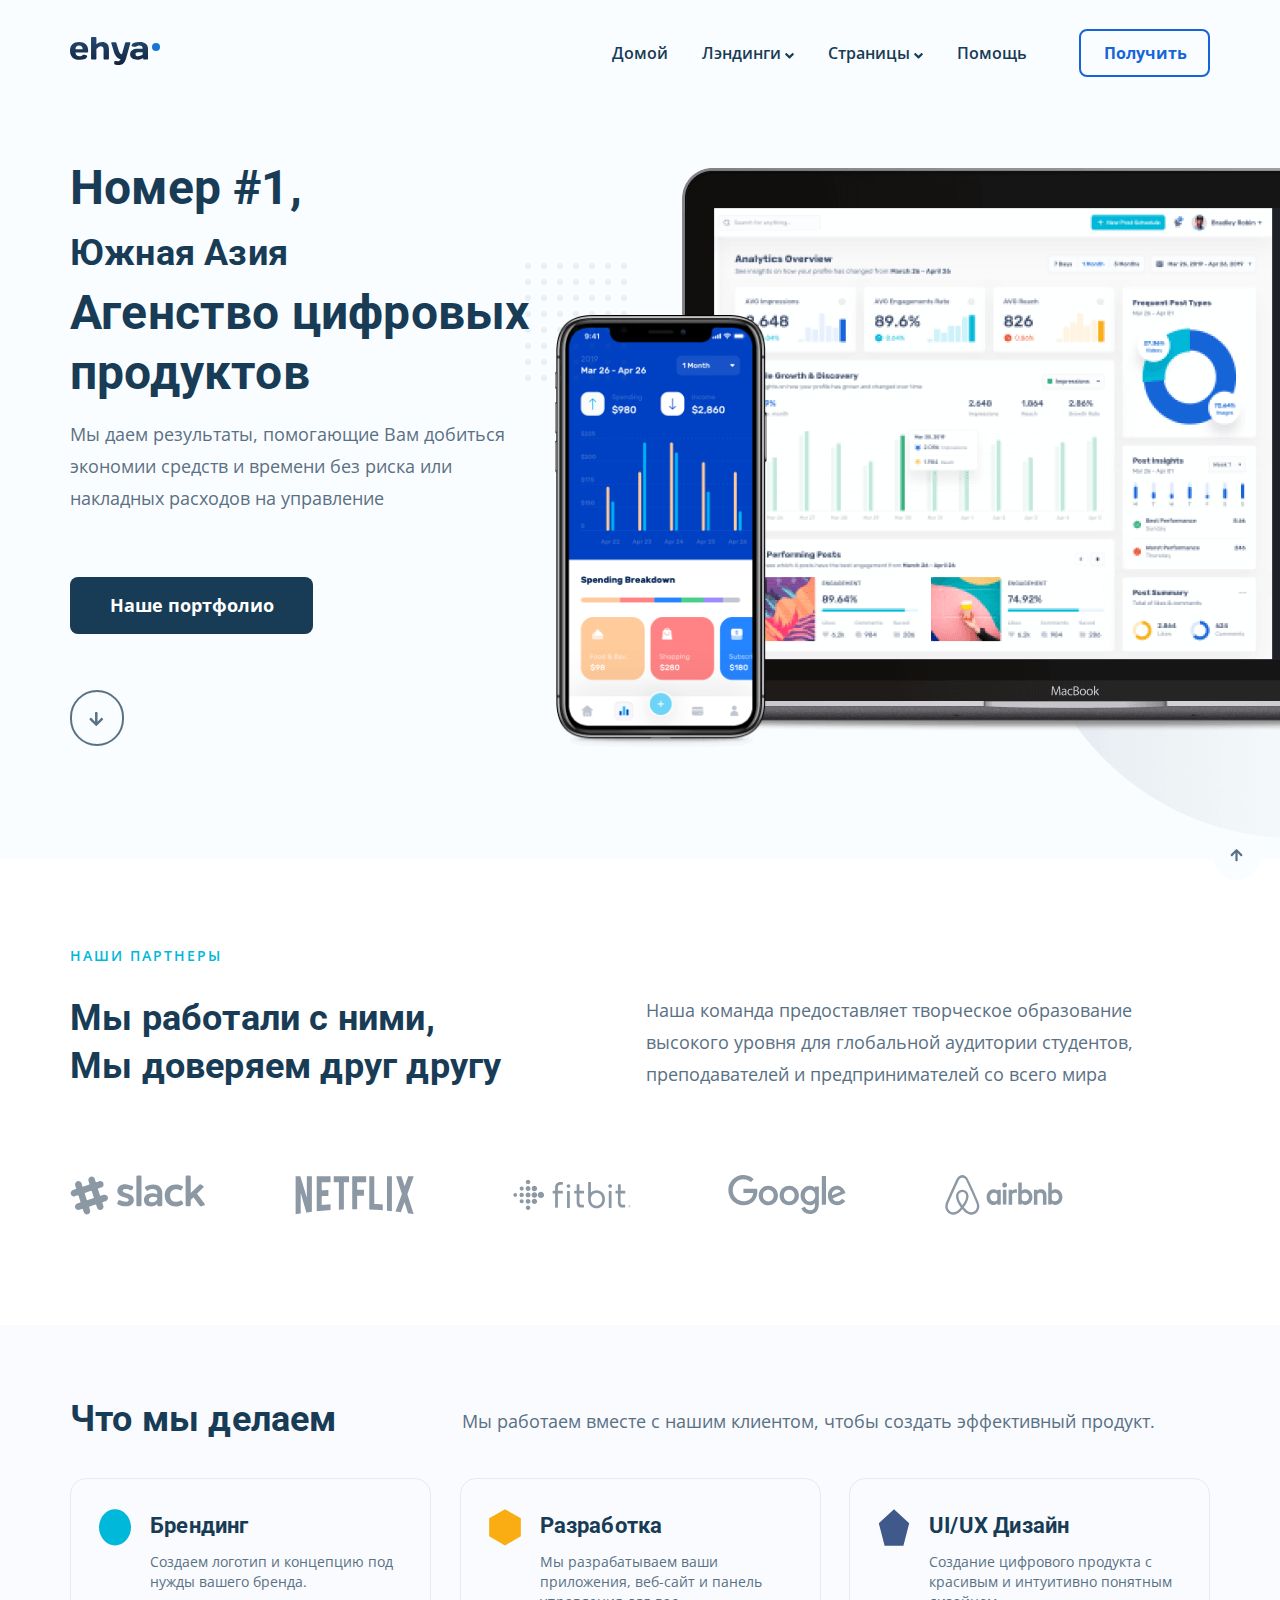
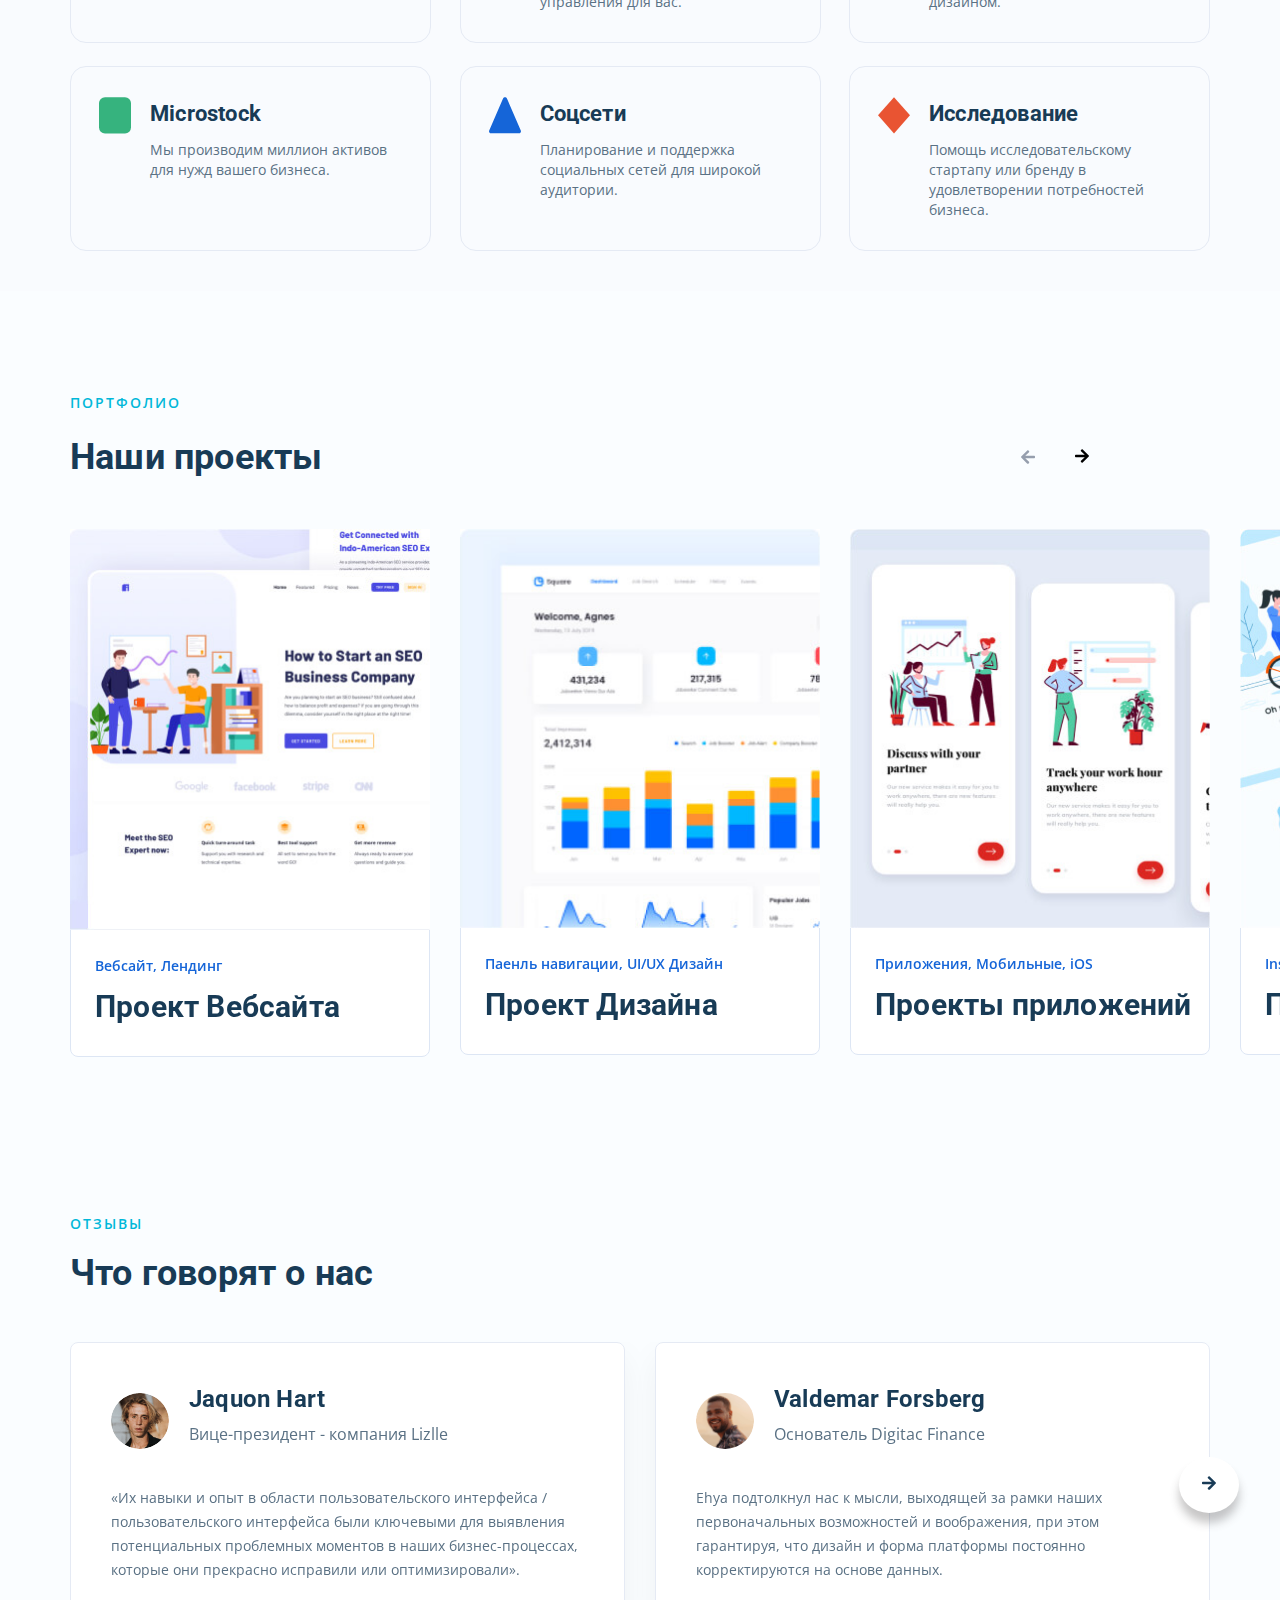
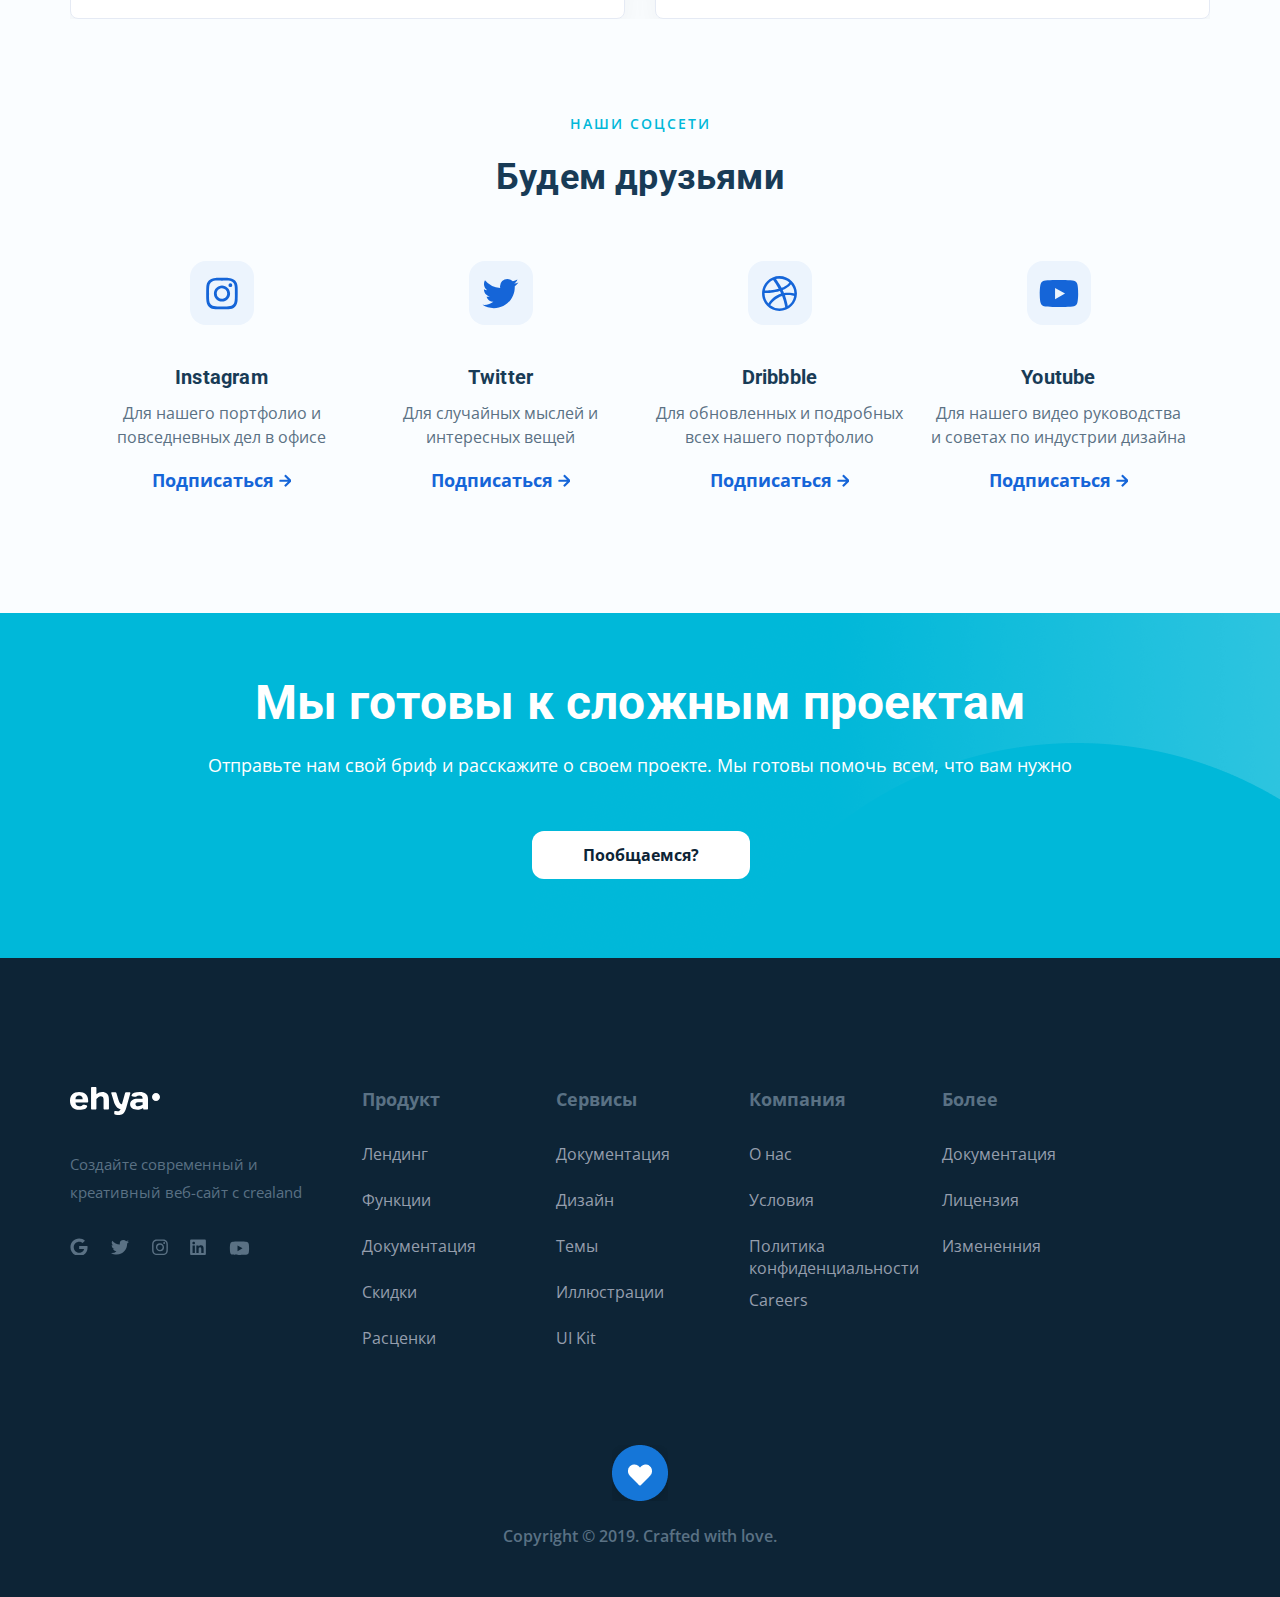
<file: index.html>
<!DOCTYPE html>
<html lang="ru">
  <head>
    <title>Ehya - Агенство цифровых проектов</title>
    <meta charset="UTF-8" />
    <meta http-equiv="X-UA-Compatible" content="IE=edge" />
    <meta name="viewport" content="width=device-width, initial-scale=1.0" />
    <link rel="shortcut icon" href="img/icon.svg" type="image/x-icon" />
    <link rel="stylesheet" href="css/style.css" />
    <link
      href="https://fonts.googleapis.com/css2?family=Roboto:wght@700&display=swap"
      rel="stylesheet"
    />
    <link
      href="https://fonts.googleapis.com/css2?family=Open+Sans:wght@400;600;700&family=Roboto:wght@700&display=swap"
      rel="stylesheet"
    />
    <link rel="stylesheet" href="css/swiper.css" />
    <!-- <link rel="stylesheet" href="css/aos.css" />-->
    <!-- <link rel="stylesheet" href="css/swiper.css" /> -->
  </head>
  <body class="modal-close">
    <header class="header-mobile">
      <div class="container">
        <div class="header">
          <nav class="header-logo">
            <a href="index.html">
              <img
                src="img/Logo.svg"
                alt="Logo: Ehya"
                class="header-logo__image"
            /></a>
          </nav>
          <div class="header-menu">
            <ul class="header-menu-list">
              <li class="header-menu__item">
                <a href="#" class="header-menu__link">Домой</a>
              </li>
              <li class="header-menu__item">
                <button
                  type="button"
                  onclick="myFunction()"
                  class="header-menu__link dropbtn"
                >
                  Лэндинги
                  <img
                    class="arrow-down-1 dropbtn"
                    src="img/angle-down.svg"
                    alt="Icon: Angle-Down"
                  />
                </button>
                <div id="myDropdown" class="dropdown-content">
                  <a href="#">Shortlist</a>
                  <a href="#">Longread</a>
                  <a href="#">Мультилендинг</a>
                  <a href="#">Квиз</a>
                </div>
              </li>
              <li class="header-menu__item">
                <button
                  type="button"
                  onclick="myFunc()"
                  class="header-menu__link drop"
                >
                  Страницы
                  <img
                    class="arrow-down-2 drop"
                    src="img/angle-down.svg"
                    alt="Icon: Angle-Down"
                  />
                </button>
                <div id="Drop" class="content">
                  <a href="#employment">Что мы делаем?</a>
                  <a href="#projects">Проекты</a>
                  <a href="#reviews">Отзывы</a>
                </div>
              </li>
              <li class="header-menu__item">
                <a href="#" class="header-menu__link">Помощь</a>
              </li>
            </ul>
            <button type="button" data-toggle="modal" class="header__button">
              Получить
            </button>
          </div>
          <button data-toggle="mobile" type="button" class="header-menu-button">
            <span class="header-menu-button__line"></span>
            <span class="header-menu-button__line"></span>
            <span class="header-menu-button__line"></span>
          </button>
        </div>
      </div>
    </header>
    <section class="introduction">
      <div class="container">
        <div class="introduction-box">
          <div class="introduction-box-left">
            <h1 class="introduction-box__title">Номер #1,</h1>
            <span class="introduction-box__text-middle">Южная Азия</span>
            <span class="introduction-box__text-large"
              >Агенство цифровых <br />
              продуктов</span
            >
            <p class="introduction-box__text-little">
              Мы даем результаты, помогающие Вам добиться экономии средств и
              времени без риска или <br />
              накладных расходов на управление
            </p>

            <a href="#projects" class="introduction-box__button">
              Наше портфолио
            </a>

            <a href="#partners" class="introduction-box__link-left"
              ><img
                class="introduction-box__image"
                src="img/Button.svg"
                alt="Icon: scrole"
            /></a>
          </div>
          <div class="introduction-box-right">
            <img
              class="introduction-box-right__iphone"
              src="img/iphone.png"
              alt="Photo: iphone"
            />
            <img
              class="introduction-box-right__macbook"
              src="img/Macbook.png"
              alt="Photo: macbook"
            />
            <img
              class="introduction-box-right__oval"
              src="img/Oval-2.png"
              alt="Photo: oval"
            />
            <img
              class="introduction-box-right__pattern"
              src="img/Pattern.svg"
              alt="Photo: pattern"
            />
            <a href="#partners" class="introduction-box__link-right"
              ><img src="img/Button.svg" alt="Icon: scrole"
            /></a>
          </div>
        </div>
      </div>
    </section>
    <section class="partners" id="partners">
      <div class="container">
        <div class="partners-container">
          <div class="partners-container-top">
            <div class="partners-container-top__left">
              <span class="partners-container__text-small">Наши партнеры</span>
              <h2 class="partners-container__title">
                Мы работали с ними,<br />
                Мы доверяем друг другу
              </h2>
            </div>
            <div class="partners-container-top__right">
              <p class="partners-container__text">
                Наша команда предоставляет творческое образование высокого
                уровня для глобальной аудитории студентов, преподавателей и
                предпринимателей со всего мира
              </p>
            </div>
          </div>
          <div class="partners-container-buttom">
            <img
              src="img/slack.svg"
              alt="Icon: Slack"
              class="partners-container-buttom__image-first"
            />
            <img
              src="img/netflix.svg"
              alt="Icon: Netflix"
              class="partners-container-buttom__image-second"
            />
            <img
              src="img/fitbit.svg"
              alt="Icon: Fitbit"
              class="partners-container-buttom__image-third"
            />
            <img
              src="img/google.svg"
              alt="Icon: Google"
              class="partners-container-buttom__image partners-container-buttom__image-mod"
            />
            <img
              src="img/airbnb.svg"
              alt="Icon: Airbnb"
              class="partners-container-buttom__image partners-container-buttom__image-last"
            />
          </div>
        </div>
      </div>
    </section>
    <section class="employment" id="employment">
      <div class="container">
        <div class="employment-container">
          <div class="employment-top">
            <h2 class="employment__title">Что мы делаем</h2>
            <span class="employment__text"
              >Мы работаем вместе с нашим клиентом, чтобы создать эффективный
              продукт.</span
            >
          </div>
          <div class="employment-buttom">
            <div class="employment-block">
              <img
                class="employment__image"
                src="img/Oval.svg"
                alt="Icon: Oval"
              />
              <div class="employment-block-info">
                <h3 class="employment-block__title">Брендинг</h3>
                <span class="employment-block__text"
                  >Создаем логотип и концепцию под нужды вашего бренда.</span
                >
              </div>
            </div>
            <div class="employment-block">
              <img
                class="employment__image"
                src="img/Polygon.svg"
                alt="Icon: Poligon"
              />
              <div class="employment-block-info">
                <h3 class="employment-block__title">Разработка</h3>
                <span class="employment-block__text"
                  >Мы разрабатываем ваши приложения, веб-сайт и панель
                  управления для вас.</span
                >
              </div>
            </div>
            <div class="employment-block">
              <img
                class="employment__image"
                src="img/Polygon-1.svg"
                alt="Icon: Poligon"
              />
              <div class="employment-block-info">
                <h3 class="employment-block__title">UI/UX Дизайн</h3>
                <span class="employment-block__text"
                  >Создание цифрового продукта с красивым и интуитивно понятным
                  дизайном.</span
                >
              </div>
            </div>
            <div class="employment-block">
              <img
                class="employment__image"
                src="img/Rectangle.svg"
                alt="Icon: Rectangle"
              />
              <div class="employment-block-info">
                <h3 class="employment-block__title">Microstock</h3>
                <span class="employment-block__text"
                  >Мы производим миллион активов для нужд вашего бизнеса.</span
                >
              </div>
            </div>
            <div class="employment-block">
              <img
                class="employment__image"
                src="img/Triangle.svg"
                alt="Icon: Triangle"
              />
              <div class="employment-block-info">
                <h3 class="employment-block__title">Соцсети</h3>
                <span class="employment-block__text"
                  >Планирование и поддержка социальных сетей для широкой
                  аудитории.</span
                >
              </div>
            </div>
            <div class="employment-block">
              <img
                class="employment__image"
                src="img/Polygon-2.svg"
                alt="Icon: Poligon"
              />
              <div class="employment-block-info">
                <h3 class="employment-block__title">Исследование</h3>
                <span class="employment-block__text"
                  >Помощь исследовательскому стартапу или бренду в
                  удовлетворении потребностей бизнеса.</span
                >
              </div>
            </div>
          </div>
        </div>
      </div>
    </section>
    <section class="projects" id="projects">
      <div class="container projects-container">
        <div class="projects-wrapper">
          <div class="projects-text">
            <span class="projects__text">портфолио</span>
            <h2 class="projects__title">Наши проекты</h2>
          </div>
          <button type="button" class="projects__button projects__button-prev">
            <svg
              width="15"
              height="14"
              viewBox="0 0 15 14"
              xmlns="http://www.w3.org/2000/svg"
            >
              <path
                d="M9.03125 12.9375C9.34375 12.625 9.3125 12.1562 9.03125 11.8438L5.25 8.25H14.25C14.6562 8.25 15 7.9375 15 7.5V6.5C15 6.09375 14.6562 5.75 14.25 5.75H5.25L9.03125 2.1875C9.3125 1.875 9.34375 1.40625 9.03125 1.09375L8.34375 0.40625C8.0625 0.125 7.5625 0.125 7.28125 0.40625L1.21875 6.5C0.90625 6.78125 0.90625 7.25 1.21875 7.53125L7.28125 13.625C7.5625 13.9062 8.03125 13.9062 8.34375 13.625L9.03125 12.9375Z"
              />
            </svg>
          </button>
          <button type="button" class="projects__button projects__button-next">
            <svg
              width="15"
              height="14"
              viewBox="0 0 15 14"
              xmlns="http://www.w3.org/2000/svg"
            >
              <path
                d="M9.03125 12.9375C9.34375 12.625 9.3125 12.1562 9.03125 11.8438L5.25 8.25H14.25C14.6562 8.25 15 7.9375 15 7.5V6.5C15 6.09375 14.6562 5.75 14.25 5.75H5.25L9.03125 2.1875C9.3125 1.875 9.34375 1.40625 9.03125 1.09375L8.34375 0.40625C8.0625 0.125 7.5625 0.125 7.28125 0.40625L1.21875 6.5C0.90625 6.78125 0.90625 7.25 1.21875 7.53125L7.28125 13.625C7.5625 13.9062 8.03125 13.9062 8.34375 13.625L9.03125 12.9375Z"
              />
            </svg>
          </button>
          <div class="projects-slider">
            <div class="swiper-container projects-swiper-container">
              <!-- Additional required wrapper -->
              <div class="swiper-wrapper responsive">
                <!-- Slides -->
                <div class="swiper-slide">
                  <img src="img/project-1.jpg" alt="Photo: Project" />
                  <div class="swiper-slide__text">
                    <span class="swiper-slide__text-small"
                      >Вебсайт, Лендинг</span
                    >
                    <h2 class="swiper-slide__title">Проект Вебсайта</h2>
                  </div>
                </div>
                <div class="swiper-slide">
                  <img src="img/project-2.jpg" alt="Photo: Project" />
                  <div class="swiper-slide__text">
                    <span class="swiper-slide__text-small"
                      >Паенль навигации, UI/UX Дизайн</span
                    >
                    <h2 class="swiper-slide__title">Проект Дизайна</h2>
                  </div>
                </div>
                <div class="swiper-slide">
                  <img src="img/project-3.jpg" alt="Photo: Project" />
                  <div class="swiper-slide__text">
                    <span class="swiper-slide__text-small"
                      >Приложения, Мобильные, iOS</span
                    >
                    <h2 class="swiper-slide__title">Проекты приложений</h2>
                  </div>
                </div>
                <div class="swiper-slide">
                  <img src="img/project-4.jpg" alt="Photo: Project" />
                  <div class="swiper-slide__text">
                    <span class="swiper-slide__text-small">Instagram</span>
                    <h2 class="swiper-slide__title">Проект Иллюстраций</h2>
                  </div>
                </div>
                <div class="swiper-slide">
                  <img src="img/project-2.jpg" alt="Photo: Project" />
                  <div class="swiper-slide__text">
                    <span class="swiper-slide__text-small"
                      >Паенль навигации, UI/UX Дизайн</span
                    >
                    <h2 class="swiper-slide__title">Проект Дизайна</h2>
                  </div>
                </div>
              </div>
            </div>
          </div>
        </div>

        <div class="swiper-wrapper-mobile">
          <div class="projects-text projects-text-mobile">
            <span class="projects__text">портфолио</span>
            <h2 class="projects__title">Наши проекты</h2>
          </div>
          <div class="swiper-slide">
            <img src="img/project-1.jpg" alt="Photo: Project" />
            <div class="swiper-slide__text">
              <span class="swiper-slide__text-small">Вебсайт, Лендинг</span>
              <h2 class="swiper-slide__title">Проект Вебсайта</h2>
            </div>
          </div>
          <div class="swiper-slide">
            <img src="img/project-2.jpg" alt="Photo: Project" />
            <div class="swiper-slide__text">
              <span class="swiper-slide__text-small"
                >Паенль навигации, UI/UX Дизайн</span
              >
              <h2 class="swiper-slide__title">Проект Дизайна</h2>
            </div>
          </div>
          <div class="swiper-slide">
            <img src="img/project-3.jpg" alt="Photo: Project" />
            <div class="swiper-slide__text">
              <span class="swiper-slide__text-small"
                >Приложения, Мобильные, iOS</span
              >
              <h2 class="swiper-slide__title">Проекты приложений</h2>
            </div>
          </div>
          <div class="swiper-slide">
            <img src="img/project-4.jpg" alt="Photo: Project" />
            <div class="swiper-slide__text">
              <span class="swiper-slide__text-small">Instagram</span>
              <h2 class="swiper-slide__title">Проект Иллюстраций</h2>
            </div>
          </div>
        </div>
      </div>
    </section>

    <section class="reviews" id="reviews">
      <div class="container">
        <div class="reviews-text">
          <span class="reviews__text"> Отзывы </span>
          <h2 class="reviews__title">Что говорят о нас</h2>
        </div>
        <div class="reviews-slider">
          <!-- Slider main container -->
          <div class="review-swiper">
            <!-- Additional required wrapper -->
            <div class="swiper-wrapper">
              <!-- Slides -->
              <div class="swiper-block swiper-slide">
                <div class="swiper-author-top">
                  <img
                    class="swiper-author-image"
                    src="img/author-1.png"
                    alt="Photo: Author"
                  />
                  <div class="swiper-author">
                    <h4 class="swiper-author__name">Jaquon Hart</h4>
                    <span class="swiper-author__title"
                      >Вице-президент - компания Lizlle</span
                    >
                  </div>
                </div>
                <p class="swiper-author-text">
                  «Их навыки и опыт в области пользовательского интерфейса /
                  пользовательского интерфейса были ключевыми для выявления
                  потенциальных проблемных моментов в наших бизнес-процессах,
                  которые они прекрасно исправили или оптимизировали».
                </p>
              </div>
              <div class="swiper-block swiper-slide">
                <div class="swiper-author-top">
                  <img
                    class="swiper-author-image"
                    src="img/author-2.png"
                    alt="Photo: Author"
                  />
                  <div class="swiper-author">
                    <h4 class="swiper-author__name">Valdemar Forsberg</h4>
                    <span class="swiper-author__title"
                      >Основатель Digitac Finance</span
                    >
                  </div>
                </div>
                <p class="swiper-author-text">
                  Ehya подтолкнул нас к мысли, выходящей за рамки наших
                  первоначальных возможностей и воображения, при этом
                  гарантируя, что дизайн и форма платформы постоянно
                  корректируются на основе данных.
                </p>
              </div>
              <div class="swiper-block swiper-slide">
                <div class="swiper-author-top">
                  <img
                    class="swiper-author-image"
                    src="img/author-6.jpg"
                    alt="Photo: Author"
                  />
                  <div class="swiper-author">
                    <h4 class="swiper-author__name">Jonse Macklayn</h4>
                    <span class="swiper-author__title"
                      >Основатель ArtisMedia</span
                    >
                  </div>
                </div>
                <p class="swiper-author-text">
                  Хочу еще раз поблагодарить команду Ehya которая сотрудничает с
                  нами уже не первый год. За это время мы полностью убедились в
                  качестве работы и готовы продолжать сотрудничать.Надеемся что
                  возможности Ehya, будут только увеличиваться.
                </p>
              </div>
              <div class="swiper-block swiper-slide">
                <div class="swiper-author-top">
                  <img
                    class="swiper-author-image"
                    src="img/author-5.jpg"
                    alt="Photo: Author"
                  />
                  <div class="swiper-author">
                    <h4 class="swiper-author__name">Leonel`i Mesi</h4>
                    <span class="swiper-author__title"
                      >Главный разработчик Digitac Finance</span
                    >
                  </div>
                </div>
                <p class="swiper-author-text">
                  Если хочете быстро устранить свою проблему обращайтесь в
                  Ehya.Ehya уже не раз помогала в любом проекте.Именно с такими
                  агенствами хочется работать т доверять свое времяю.Желаю не
                  збавлять темпы и оставаться в лидирующей позиции.
                </p>
              </div>
            </div>
            <button type="button" class="reviews-button-next">
              <img
                class="reviews-button-image"
                src="img/rev-arrov.svg"
                alt="Arrow"
              />
            </button>
          </div>
        </div>
        <button type="button" class="reviews-button-next-mobile">
          <img
            class="reviews-button-image"
            src="img/rev-arrov.svg"
            alt="Arrow"
          />
        </button>
      </div>
    </section>
    <section class="network">
      <div class="container">
        <span class="network__text"> Наши соцсети </span>
        <h2 class="network__title">Будем друзьями</h2>
        <div class="network-wrapper">
          <div class="network-wrapper-block">
            <img
              src="img/inst.svg"
              alt="Icon: Instagram"
              class="network-wrapper-block__image"
            />
            <h5 class="network-wrapper-block__title">Instagram</h5>
            <span class="network-wrapper-block__text"
              >Для нашего портфолио и повседневных дел в офисе</span
            >
            <a
              target="_blank"
              class="network-wrapper-block__href"
              href="https://www.instagram.com/"
              >Подписаться
              <img
                class="network-wrapper-block__href-arrow"
                src="img/net-arrow.svg"
                alt="Icon: Arrow"
            /></a>
          </div>
          <div class="network-wrapper-block">
            <img
              src="img/twitter.svg"
              alt="Icon: Instagram"
              class="network-wrapper-block__image"
            />
            <h5 class="network-wrapper-block__title">Twitter</h5>
            <span class="network-wrapper-block__text"
              >Для случайных мыслей и интересных вещей</span
            >
            <a
              target="_blank"
              class="network-wrapper-block__href"
              href="https://twitter.com/twitter"
              >Подписаться
              <img
                class="network-wrapper-block__href-arrow"
                src="img/net-arrow.svg"
                alt="Icon: Arrow"
            /></a>
          </div>
          <div class="network-wrapper-block">
            <img
              src="img/Dribbble.svg"
              alt="Icon: Instagram"
              class="network-wrapper-block__image"
            />
            <h5 class="network-wrapper-block__title">Dribbble</h5>
            <span class="network-wrapper-block__text"
              >Для обновленных и подробных всех нашего портфолио</span
            >
            <a
              target="_blank"
              class="network-wrapper-block__href"
              href="https://dribbble.com/"
              >Подписаться
              <img
                class="network-wrapper-block__href-arrow"
                src="img/net-arrow.svg"
                alt="Icon: Arrow"
            /></a>
          </div>
          <div class="network-wrapper-block">
            <img
              src="img/Youtube.svg"
              alt="Icon: Instagram"
              class="network-wrapper-block__image"
            />
            <h5 class="network-wrapper-block__title">Youtube</h5>
            <span class="network-wrapper-block__text"
              >Для нашего видео руководства и советах по индустрии дизайна</span
            >
            <a
              target="_blank"
              class="network-wrapper-block__href"
              href="https://www.youtube.com/"
              >Подписаться
              <img
                class="network-wrapper-block__href-arrow"
                src="img/net-arrow.svg"
                alt="Icon: Arrow"
            /></a>
          </div>
        </div>
      </div>
    </section>
    <section class="feedback">
      <div class="container">
        <div class="feedback-block">
          <h1 class="feedback__title">Мы готовы к сложным проектам</h1>
          <span class="feedback__text"
            >Отправьте нам свой бриф и расскажите о своем проекте. Мы готовы
            помочь всем, что вам нужно</span
          >

          <button data-toggle="modal" class="feedback__button" type="button">
            Пообщаемся?
          </button>
          <img class="feedback__image" src="img/Oval.png" alt="" />
        </div>
      </div>
    </section>
    <footer class="footer">
      <div class="container">
        <div class="footer-top">
          <div class="footer-top__main">
            <a href="#">
              <img
                src="img/footer-logo.svg"
                alt="Logo"
                class="footer-top__main__logo"
              />
            </a>
            <span class="footer-top__main__text"
              >Создайте современный и креативный веб-сайт с crealand</span
            >
            <div class="footer-top__main-block">
              <a href="https://www.google.com/" target="_blank"
                ><img
                  src="img/footer-google.svg"
                  alt="Google"
                  class="footer-top__main-block__image"
              /></a>
              <a href="https://twitter.com/twitter" target="_blank"
                ><img
                  src="img/footer-twitter.svg"
                  alt="Twitter"
                  class="footer-top__main-block__image"
              /></a>
              <a href="https://www.instagram.com/" target="_blank"
                ><img
                  src="img/footer-instagram.svg"
                  alt="Instagram"
                  class="footer-top__main-block__image"
              /></a>
              <a href="https://www.linkedin.com/" target="_blank"
                ><img
                  src="img/footr-linkedin.svg"
                  alt="Linkedin"
                  class="footer-top__main-block__image"
              /></a>
              <a href="https://www.youtube.com/" target="_blank"
                ><img
                  src="img/footer-youtube.svg"
                  alt="Youtube"
                  class="footer-top__main-block__image"
              /></a>
            </div>
          </div>
          <div class="footer-top__last-wrapper">
            <div class="footer-top__last">
              <h4 class="footer-top__last__title">Продукт</h4>
              <ul class="footer-top__last__list">
                <li class="footer-top__last__item">
                  <a
                    href="#"
                    class="footer-top__last__item-href"
                    target="_blank"
                  >
                    Лендинг</a
                  >
                </li>
                <li class="footer-top__last__item">
                  <a
                    href="#"
                    class="footer-top__last__item-href"
                    target="_blank"
                    >Функции</a
                  >
                </li>
                <li class="footer-top__last__item">
                  <a
                    href="#"
                    class="footer-top__last__item-href"
                    target="_blank"
                    >Документация</a
                  >
                </li>
                <li class="footer-top__last__item">
                  <a
                    href="#"
                    class="footer-top__last__item-href"
                    target="_blank"
                    >Скидки</a
                  >
                </li>
                <li class="footer-top__last__item">
                  <a
                    href="#"
                    class="footer-top__last__item-href"
                    target="_blank"
                    >Расценки</a
                  >
                </li>
              </ul>
            </div>
            <div class="footer-top__last footer-top__last-four">
              <h4 class="footer-top__last__title">Сервисы</h4>
              <ul class="footer-top__last__list">
                <li class="footer-top__last__item">
                  <a
                    href="#"
                    class="footer-top__last__item-href"
                    target="_blank"
                    >Документация</a
                  >
                </li>
                <li class="footer-top__last__item">
                  <a
                    href="#"
                    class="footer-top__last__item-href"
                    target="_blank"
                    >Дизайн</a
                  >
                </li>
                <li class="footer-top__last__item">
                  <a
                    href="#"
                    class="footer-top__last__item-href"
                    target="_blank"
                    >Темы</a
                  >
                </li>
                <li class="footer-top__last__item">
                  <a
                    href="#"
                    class="footer-top__last__item-href"
                    target="_blank"
                    >Иллюстрации</a
                  >
                </li>
                <li class="footer-top__last__item">
                  <a
                    href="#"
                    class="footer-top__last__item-href"
                    target="_blank"
                    >UI Kit</a
                  >
                </li>
              </ul>
            </div>
            <div class="footer-top__last footer-top__last-third">
              <h4 class="footer-top__last__title">Компания</h4>
              <ul class="footer-top__last__list">
                <li class="footer-top__last__item">
                  <a
                    href="#"
                    class="footer-top__last__item-href"
                    target="_blank"
                    >О нас</a
                  >
                </li>
                <li class="footer-top__last__item">
                  <a
                    href="#"
                    class="footer-top__last__item-href"
                    target="_blank"
                    >Условия</a
                  >
                </li>
                <li
                  class="footer-top__last__item footer-top__last__item-mod footer-top__last__item-mod-1"
                >
                  <a
                    href="#"
                    class="footer-top__last__item-href"
                    target="_blank"
                    >Политика <br />
                    конфиденциальности</a
                  >
                </li>
                <li
                  class="footer-top__last__item footer-top__last__item-mod footer-top__last__item-mod-2"
                >
                  <a
                    href="#"
                    class="footer-top__last__item-href"
                    target="_blank"
                    >Privacy Policy
                  </a>
                </li>
                <li class="footer-top__last__item">
                  <a
                    href="#"
                    class="footer-top__last__item-href"
                    target="_blank"
                    >Careers</a
                  >
                </li>
              </ul>
            </div>
            <div class="footer-top__last">
              <h4 class="footer-top__last__title">Более</h4>
              <ul class="footer-top__last__list">
                <li class="footer-top__last__item">
                  <a
                    href="#"
                    class="footer-top__last__item-href"
                    target="_blank"
                    >Документация</a
                  >
                </li>
                <li class="footer-top__last__item">
                  <a
                    href="#"
                    class="footer-top__last__item-href"
                    target="_blank"
                    >Лицензия</a
                  >
                </li>
                <li class="footer-top__last__item">
                  <a
                    href="#"
                    class="footer-top__last__item-href"
                    target="_blank"
                    >Измененния</a
                  >
                </li>
              </ul>
            </div>
          </div>
        </div>
        <div class="footer-buttom">
          <img src="img/Heart-1.png" alt="Heart" class="footer-buttom__image" />
          <span class="footer-buttom__text"
            >Copyright © 2019. Crafted with love.</span
          >
        </div>
      </div>
    </footer>

    <div class="modal">
      <div
        class="modal__overlay"
        id="modal1_id"
        role="dialog"
        aria-hidden="true"
        data-backdrop="static"
        data-keyboard="false"
        tabindex="-1"
      ></div>
      <div
        class="modal__dialog"
        id="modal_id"
        role="dialog"
        aria-hidden="true"
        data-backdrop="static"
        data-keyboard="false"
        tabindex="-1"
      >
        <a href="#" class="modal__close">
          <img src="img/close.svg" alt="Close" />
        </a>
        <h3 class="modal__title modal__title--mb-3">Свяжитесь с нами</h3>
        <form action="send.php" method="POST" class="modal__form form">
          <input
            type="text"
            class="input modal__input"
            placeholder="Ваше полное имя*"
            name="name"
            required
            minlength="2"
          />
          <input
            type="tel"
            class="input modal__input phone"
            id="phone"
            placeholder="Номер телефона*"
            name="phone"
            required
            data-mask="+7 (000) 000-00-00"
          />
          <input
            type="email"
            class="input modal__input"
            placeholder="Ваш e-mail адрес*"
            name="email"
            required
          />
          <textarea
            class="message modal__message"
            placeholder="Сообщение*"
            required
            name="message"
          ></textarea>
          <button class="button modal__button" type="submit">Отправить</button>
        </form>
      </div>
    </div>
    <a href="#" class="to-top">
      <img src="img/to-top-arrow.svg" class="to-toop" alt="Наверх" />
    </a>
    <script src="JS/jquery-3.6.0.min.js"></script>
    <script src="JS/jquery.mask.min.js"></script>
    <script src="JS/swiper.js"></script>
    <script src="JS/main.js"></script>
  </body>
</html>
</file>
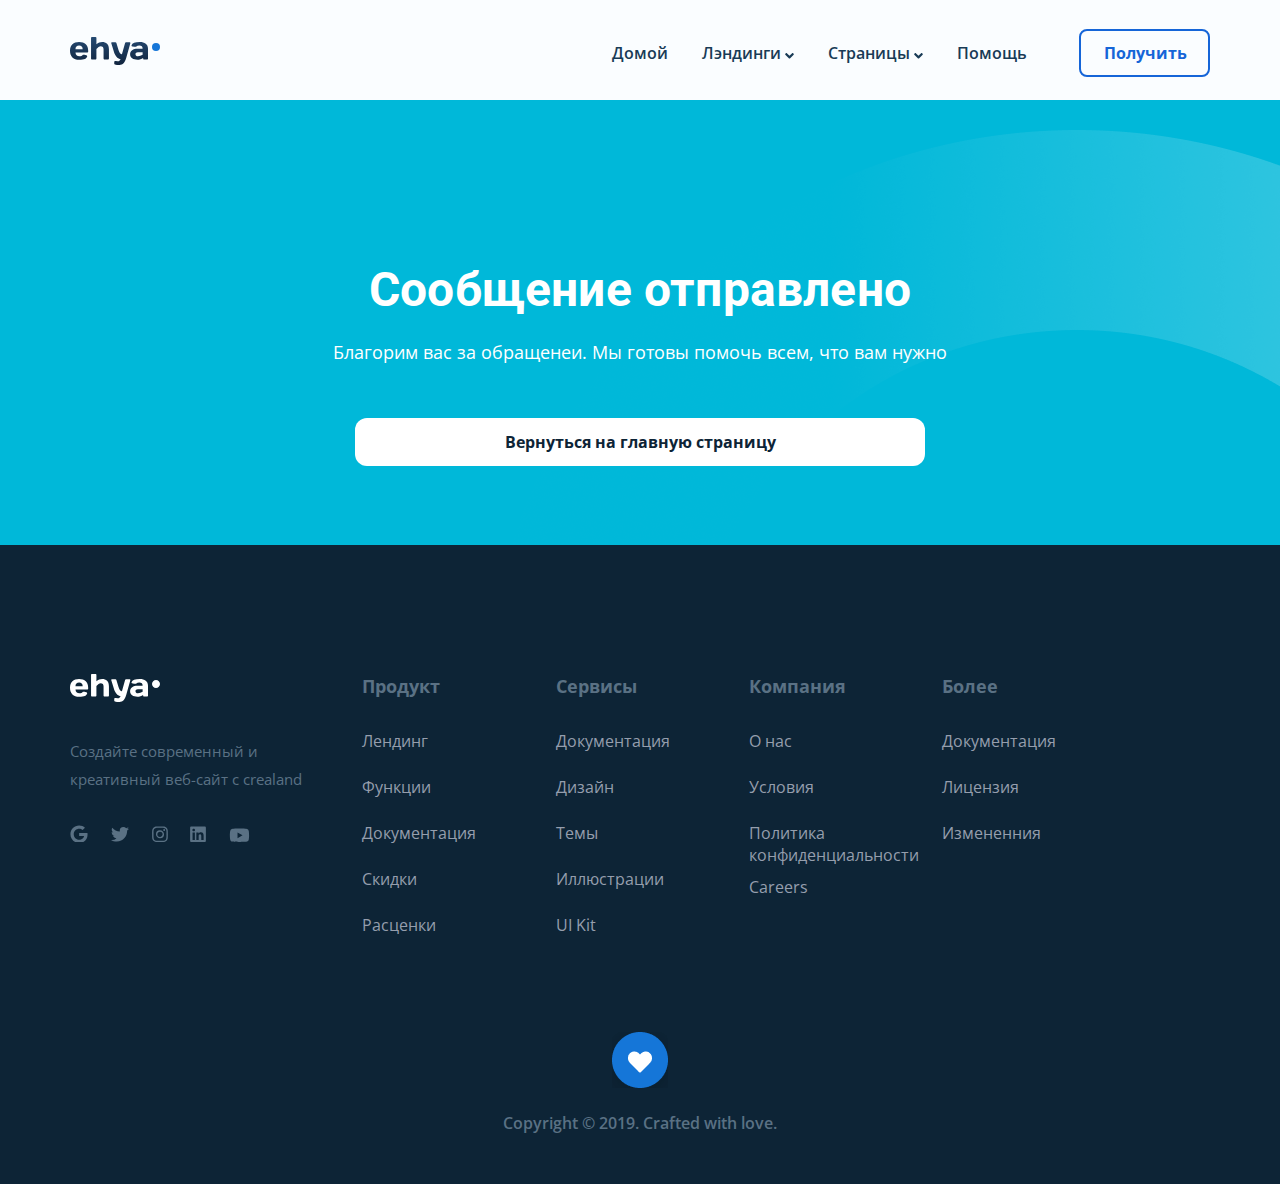
<file: thank.html>
<!DOCTYPE html>
<html lang="ru">
  <head>
    <title>Ehya - Агенство цифровых проектов</title>
    <meta charset="UTF-8" />
    <meta http-equiv="X-UA-Compatible" content="IE=edge" />
    <meta name="viewport" content="width=device-width, initial-scale=1.0" />
    <link rel="shortcut icon" href="img/icon.svg" type="image/x-icon" />
    <link rel="stylesheet" href="css/style.css" />
    <link
      href="https://fonts.googleapis.com/css2?family=Roboto:wght@700&display=swap"
      rel="stylesheet"
    />
    <link
      href="https://fonts.googleapis.com/css2?family=Open+Sans:wght@400;600;700&family=Roboto:wght@700&display=swap"
      rel="stylesheet"
    />
    <link rel="stylesheet" href="css/swiper.css" />
    <!-- <link rel="stylesheet" href="css/aos.css" />-->
    <!-- <link rel="stylesheet" href="css/swiper.css" /> -->
  </head>
  <body>
    <header class="header-mobile">
      <div class="container">
        <div class="header">
          <nav class="header-logo">
            <a href="index.html">
              <img
                src="img/Logo.svg"
                alt="Logo: Ehya"
                class="header-logo__image"
            /></a>
          </nav>
          <div class="header-menu">
            <ul class="header-menu-list">
              <li class="header-menu__item">
                <a href="#" class="header-menu__link">Домой</a>
              </li>
              <li class="header-menu__item">
                <button
                  onclick="myFunction()"
                  class="header-menu__link dropbtn"
                >
                  Лэндинги
                  <img src="img/angle-down.svg" alt="Icon: Angle-Down" />
                </button>
                <div id="myDropdown" class="dropdown-content">
                  <a href="#">Shortlist</a>
                  <a href="#">Longread</a>
                  <a href="#">Мультилендинг</a>
                  <a href="#">Квиз</a>
                </div>
              </li>
              <li class="header-menu__item">
                <button onclick="myFunc()" class="header-menu__link drop">
                  Страницы
                  <img src="img/angle-down.svg" alt="Icon: Angle-Down" />
                </button>
                <div id="Drop" class="content">
                  <a href="#">Личный сайт</a>
                  <a href="#">Интернет магазин</a>
                  <a href="#">Форумы</a>
                </div>
              </li>
              <li class="header-menu__item">
                <a href="#" class="header-menu__link">Помощь</a>
              </li>
            </ul>
            <button data-toggle="modal" class="header__button">Получить</button>
          </div>
          <button class="header-menu-button">
            <span class="header-menu-button__line"></span>
            <span class="header-menu-button__line"></span>
            <span class="header-menu-button__line"></span>
          </button>
        </div>
      </div>
    </header>
    <section class="feedback feedback-thank">
      <div class="container">
        <div class="feedback-block">
          <h1 class="feedback__title">Cообщение отправлено</h1>
          <span class="feedback__text"
            >Благорим вас за обращенеи. Мы готовы помочь всем, что вам
            нужно</span
          >
          <a href="index.html" class="feedback__button feedback__button-modal">
            Вернуться на главную страницу
          </a>
          <img class="feedback__image" src="img/Oval.png" alt="" />
        </div>
      </div>
    </section>
    <footer class="footer">
      <div class="container">
        <div class="footer-top">
          <div class="footer-top__main">
            <a href="#">
              <img
                src="img/footer-logo.svg"
                alt="Logo"
                class="footer-top__main__logo"
              />
            </a>
            <span class="footer-top__main__text"
              >Создайте современный и креативный веб-сайт с crealand</span
            >
            <div class="footer-top__main-block">
              <a href="https://www.google.com/" target="_blank"
                ><img
                  src="img/footer-google.svg"
                  alt="Google"
                  class="footer-top__main-block__image"
              /></a>
              <a href="https://twitter.com/twitter" target="_blank"
                ><img
                  src="img/footer-twitter.svg"
                  alt="Twitter"
                  class="footer-top__main-block__image"
              /></a>
              <a href="https://www.instagram.com/" target="_blank"
                ><img
                  src="img/footer-instagram.svg"
                  alt="Instagram"
                  class="footer-top__main-block__image"
              /></a>
              <a href="https://www.linkedin.com/" target="_blank"
                ><img
                  src="img/footr-linkedin.svg"
                  alt="Linkedin"
                  class="footer-top__main-block__image"
              /></a>
              <a href="https://www.youtube.com/" target="_blank"
                ><img
                  src="img/footer-youtube.svg"
                  alt="Youtube"
                  class="footer-top__main-block__image"
              /></a>
            </div>
          </div>
          <div class="footer-top__last-wrapper">
            <div class="footer-top__last">
              <h4 class="footer-top__last__title">Продукт</h4>
              <ul class="footer-top__last__list">
                <li class="footer-top__last__item">
                  <a
                    href="#"
                    class="footer-top__last__item-href"
                    target="_blank"
                  >
                    Лендинг</a
                  >
                </li>
                <li class="footer-top__last__item">
                  <a
                    href="#"
                    class="footer-top__last__item-href"
                    target="_blank"
                    >Функции</a
                  >
                </li>
                <li class="footer-top__last__item">
                  <a
                    href="#"
                    class="footer-top__last__item-href"
                    target="_blank"
                    >Документация</a
                  >
                </li>
                <li class="footer-top__last__item">
                  <a
                    href="#"
                    class="footer-top__last__item-href"
                    target="_blank"
                    >Скидки</a
                  >
                </li>
                <li class="footer-top__last__item">
                  <a
                    href="#"
                    class="footer-top__last__item-href"
                    target="_blank"
                    >Расценки</a
                  >
                </li>
              </ul>
            </div>
            <div class="footer-top__last footer-top__last-four">
              <h4 class="footer-top__last__title">Сервисы</h4>
              <ul class="footer-top__last__list">
                <li class="footer-top__last__item">
                  <a
                    href="#"
                    class="footer-top__last__item-href"
                    target="_blank"
                    >Документация</a
                  >
                </li>
                <li class="footer-top__last__item">
                  <a
                    href="#"
                    class="footer-top__last__item-href"
                    target="_blank"
                    >Дизайн</a
                  >
                </li>
                <li class="footer-top__last__item">
                  <a
                    href="#"
                    class="footer-top__last__item-href"
                    target="_blank"
                    >Темы</a
                  >
                </li>
                <li class="footer-top__last__item">
                  <a
                    href="#"
                    class="footer-top__last__item-href"
                    target="_blank"
                    >Иллюстрации</a
                  >
                </li>
                <li class="footer-top__last__item">
                  <a
                    href="#"
                    class="footer-top__last__item-href"
                    target="_blank"
                    >UI Kit</a
                  >
                </li>
              </ul>
            </div>
            <div class="footer-top__last footer-top__last-third">
              <h4 class="footer-top__last__title">Компания</h4>
              <ul class="footer-top__last__list">
                <li class="footer-top__last__item">
                  <a
                    href="#"
                    class="footer-top__last__item-href"
                    target="_blank"
                    >О нас</a
                  >
                </li>
                <li class="footer-top__last__item">
                  <a
                    href="#"
                    class="footer-top__last__item-href"
                    target="_blank"
                    >Условия</a
                  >
                </li>
                <li
                  class="footer-top__last__item footer-top__last__item-mod footer-top__last__item-mod-1"
                >
                  <a
                    href="#"
                    class="footer-top__last__item-href"
                    target="_blank"
                    >Политика <br />
                    конфиденциальности</a
                  >
                </li>
                <li
                  class="footer-top__last__item footer-top__last__item-mod footer-top__last__item-mod-2"
                >
                  <a
                    href="#"
                    class="footer-top__last__item-href"
                    target="_blank"
                    >Privacy Policy
                  </a>
                </li>
                <li class="footer-top__last__item">
                  <a
                    href="#"
                    class="footer-top__last__item-href"
                    target="_blank"
                    >Careers</a
                  >
                </li>
              </ul>
            </div>
            <div class="footer-top__last">
              <h4 class="footer-top__last__title">Более</h4>
              <ul class="footer-top__last__list">
                <li class="footer-top__last__item">
                  <a
                    href="#"
                    class="footer-top__last__item-href"
                    target="_blank"
                    >Документация</a
                  >
                </li>
                <li class="footer-top__last__item">
                  <a
                    href="#"
                    class="footer-top__last__item-href"
                    target="_blank"
                    >Лицензия</a
                  >
                </li>
                <li class="footer-top__last__item">
                  <a
                    href="#"
                    class="footer-top__last__item-href"
                    target="_blank"
                    >Измененния</a
                  >
                </li>
              </ul>
            </div>
          </div>
        </div>
        <div class="footer-buttom">
          <img src="img/Heart-1.png" alt="Heart" class="footer-buttom__image" />
          <span class="footer-buttom__text"
            >Copyright © 2019. Crafted with love.</span
          >
        </div>
      </div>
    </footer>

    <div class="modal">
      <div
        class="modal__overlay"
        id="modal1_id"
        role="dialog"
        aria-hidden="true"
        data-backdrop="static"
        data-keyboard="false"
        tabindex="-1"
      ></div>
      <div
        class="modal__dialog"
        id="modal_id"
        role="dialog"
        aria-hidden="true"
        data-backdrop="static"
        data-keyboard="false"
        tabindex="-1"
      >
        <a href="#" class="modal__close">
          <img src="img/close.svg" alt="Close" />
        </a>
        <h3 class="modal__title modal__title--mb-3">Свяжитесь с нами</h3>
        <form action="send.php" method="POST" class="modal__form form">
          <input
            type="text"
            class="input modal__input"
            placeholder="Ваше полное имя*"
            name="name"
            required
            minlength="2"
          />
          <input
            type="tel"
            class="input modal__input phone"
            placeholder="Номер телефона*"
            name="phone"
            required
          />
          <input
            type="email"
            class="input modal__input"
            placeholder="Ваш e-mail адрес*"
            name="email"
            required
          />
          <textarea
            class="message modal__message"
            placeholder="Сообщение"
            required
            name="message"
          ></textarea>
          <button class="button modal__button" type="submit">Отправить</button>
        </form>
      </div>
    </div>
    <script src="JS/jquery-3.6.0.min.js"></script>
    <script src="JS/jquery.mask.min.js"></script>
    <script src="JS/swiper.js"></script>
    <script src="JS/main.js"></script>
  </body>
</html>
</file>
<file: css/style.css>
*{-webkit-box-sizing:border-box !important;box-sizing:border-box !important}body{margin:0;background:#FAFDFF;font-family:'Open Sans',sans-serif}.container{max-width:1140px;margin:auto}img{max-width:100%}a:hover{color:#5f59af}.to-top{-webkit-transform:rotate(180deg);transform:rotate(180deg);position:relative;width:47px;height:47px;position:fixed;bottom:20px;right:20px;text-align:center;border-radius:55px;z-index:10;background-color:inherit;padding:18p}.to-toop{position:absolute;top:18px;left:17px;bottom:10px;border-radius:55px;background-color:inherit}.header{padding-bottom:20px;padding-top:26px;display:-webkit-box;display:-ms-flexbox;display:flex;-webkit-box-orient:horizontal;-webkit-box-direction:normal;-ms-flex-direction:row;flex-direction:row;-webkit-box-pack:justify;-ms-flex-pack:justify;justify-content:space-between}.header-mobile{background:#FAFDFF}.header__button{overflow:hidden;max-width:131px;text-overflow:clip;cursor:pointer;outline:none;border:2px solid #1565D8;background-color:#FAFDFF;color:#1565D8;padding:11px 23px;border-radius:8px;font-family:Open Sans;font-style:normal;font-weight:bold;font-size:16px;line-height:22px}.header__button:hover{background:#3582e63f}.header-logo{display:-webkit-box;display:-ms-flexbox;display:flex;-webkit-box-align:center;-ms-flex-align:center;align-items:center;max-width:90px}.header__block{-webkit-box-pack:justify;-ms-flex-pack:justify;justify-content:space-between;display:-webkit-box;display:-ms-flexbox;display:flex;-webkit-box-orient:horizontal;-webkit-box-direction:normal;-ms-flex-direction:row;flex-direction:row}.header-menu{display:-webkit-box;-webkit-box-align:center;-ms-flex-align:center;align-items:center}.header-menu-button{display:none}.header-menu-button__line{width:22px;height:2.2px;background-color:#3A4C66;line-height:18px;line-height:18px}.header-menu__link{padding:0;color:#183B56;text-decoration:none;border:none;outline:none;background-color:inherit;font-family:Open Sans;font-style:normal;font-weight:600;font-size:16px;line-height:22px}.header-menu__item{text-decoration:none;font-family:Open Sans;font-style:normal;font-weight:600;font-size:16px;line-height:22px;margin-left:34px}.header-menu__item:first-child{margin-left:0}.header-menu-list{text-decoration:none;padding:0;margin-right:52px;display:-webkit-box;display:-ms-flexbox;display:flex;-webkit-box-orient:vertical;-webkit-box-direction:normal;-ms-flex-direction:space-between;flex-direction:space-between;list-style-type:none;-webkit-box-pack:justify;-ms-flex-pack:justify;justify-content:space-between;text-decoration:none}.arrow-up-1{-webkit-transform:rotate(180deg);transform:rotate(180deg)}.arrow-up-2{-webkit-transform:rotate(180deg);transform:rotate(180deg)}.dropbtn{cursor:pointer}.dropdown-content{margin-top:10px;border-radius:4px;display:none;position:absolute;background-color:#FAFDFF;min-width:160px;overflow:auto;-webkit-box-shadow:0px 8px 16px 0px rgba(0,0,0,0.2);box-shadow:0px 8px 16px 0px rgba(0,0,0,0.2);z-index:10}.dropdown-content a{color:#183B56;padding:12px 16px;text-decoration:none;display:block}.dropdown-content a:hover{color:#ada9e9}.show{display:block}.drop{cursor:pointer}.content{margin-top:10px;border-radius:4px;display:none;position:absolute;background-color:#FAFDFF;min-width:160px;overflow:auto;-webkit-box-shadow:0px 8px 16px 0px rgba(0,0,0,0.2);box-shadow:0px 8px 16px 0px rgba(0,0,0,0.2);z-index:10}.content a{color:#183B56;padding:12px 16px;text-decoration:none;display:block}.content a:hover{color:#ada9e9}.sho{display:block}.introduction{padding-top:58px;overflow-x:hidden;position:relative;overflow-y:hidden;padding-bottom:113px}.introduction-box{display:-webkit-box;display:-ms-flexbox;display:flex;-webkit-box-orient:horizontal;-webkit-box-direction:normal;-ms-flex-direction:row;flex-direction:row;-webkit-box-pack:justify;-ms-flex-pack:justify;justify-content:space-between}.introduction-box__image{display:block}.introduction-box__button{text-overflow:ellipsis;text-decoration:none;background:#183B56;border-radius:8px;padding:16px 24px;font-family:Open Sans;font-style:normal;font-weight:bold;font-size:18px;line-height:25px;text-align:center;color:#FFFFFF;max-width:243px;cursor:pointer;outline:none;border:none;margin-bottom:56px}.introduction-box__button:hover{background-color:#2a5fadc9}.introduction-box__link-left{max-width:54px}.introduction-box__link-right{display:none}.introduction-box-left{max-width:500px;display:-webkit-box;display:-ms-flexbox;display:flex;-webkit-box-orient:vertical;-webkit-box-direction:normal;-ms-flex-direction:column;flex-direction:column}.introduction-box__title{margin-top:0px;margin-bottom:5px;font-family:Roboto;font-style:normal;font-weight:bold;font-size:48px;line-height:60px;letter-spacing:0.2px;color:#183B56}.introduction-box__text-middle{font-family:Roboto;font-style:normal;font-weight:bold;font-size:36px;line-height:60px;letter-spacing:0.2px;color:#183B56}.introduction-box__text-large{font-family:Roboto;font-style:normal;font-weight:bold;font-size:48px;line-height:60px;letter-spacing:0.2px;color:#183B56;margin-bottom:15px}.introduction-box__text-little{text-overflow:ellipsis;margin-top:0;font-family:Open Sans;font-style:normal;font-weight:normal;font-size:18px;line-height:32px;color:#5A7184;margin-bottom:63px}.introduction-box-right{margin-right:-90px;width:750px;height:700px;position:relative;position:absolute;right:0}.introduction-box-right__iphone{position:absolute;z-index:3;max-width:217px;height:436px;top:157px;left:-65px}.introduction-box-right__macbook{z-index:2;top:10px;right:90px;position:absolute}.introduction-box-right__oval{position:absolute;right:0;bottom:20px}.introduction-box-right__pattern{position:absolute;z-index:10;left:-95px;top:105px}.partners{background:#fff;padding-top:85px;padding-bottom:110px}.partners-container{display:-webkit-box;display:-ms-flexbox;display:flex;-webkit-box-orient:vertical;-webkit-box-direction:normal;-ms-flex-direction:column;flex-direction:column}.partners-container-buttom{display:-webkit-box;display:-ms-flexbox;display:flex}.partners-container-buttom__image{max-width:118px;margin-right:90px}.partners-container-buttom__image:last-child{margin-right:0}.partners-container-buttom__image-second{margin-right:99px}.partners-container-buttom__image-first{max-width:135px;margin-right:90px}.partners-container-buttom__image-third{max-width:118px;margin-right:97px}.partners-container-buttom__image-mod{margin-right:99px}.partners-container__title{text-overflow:ellipsis;margin:0;color:#183B56;font-family:Roboto;font-style:normal;font-weight:bold;font-size:36px;line-height:48px;letter-spacing:0.2px;margin-top:28px}.partners-container__text{margin:0;margin-left:-5px}.partners-container__text-small{text-overflow:ellipsis;margin-bottom:28px;font-family:Open Sans;font-style:normal;font-weight:600;font-size:14px;line-height:19px;letter-spacing:2px;text-transform:uppercase;color:#00B8D9}.partners-container-top{margin-bottom:85px;display:-webkit-box;display:-ms-flexbox;display:flex;-webkit-box-orient:horizontal;-webkit-box-direction:normal;-ms-flex-direction:row;flex-direction:row;-webkit-box-pack:justify;-ms-flex-pack:justify;justify-content:space-between}.partners-container-top__right{margin-right:45px;max-width:514px;display:-webkit-box;display:-ms-flexbox;display:flex;-webkit-box-align:end;-ms-flex-align:end;align-items:flex-end}.partners-container__text{font-family:Open Sans;font-style:normal;font-weight:normal;font-size:18px;line-height:32px;color:#5A7184}.employment{padding-bottom:40px;padding-top:70px;background:#F9FBFE}.employment__image{width:32px;height:37px;margin-right:19px}.employment__title{margin-top:0;margin-bottom:35px;font-family:Roboto;font-style:normal;font-weight:bold;font-size:36px;line-height:48px;letter-spacing:0.2px;color:#183B56}.employment__text{padding-bottom:30px;margin-right:55px;display:-webkit-box;display:-ms-flexbox;display:flex;-webkit-box-align:center;-ms-flex-align:center;align-items:center;font-family:Open Sans;font-style:normal;font-weight:normal;font-size:18px;line-height:32px;color:#5A7184}.employment-block{padding-bottom:30px;overflow:hidden;padding-top:30px;padding-left:28px;margin-bottom:23px;display:-webkit-box;display:-ms-flexbox;display:flex;-webkit-box-orient:horizontal;-webkit-box-direction:normal;-ms-flex-direction:row;flex-direction:row;width:361px;border:1px solid #E5EAF4;border-radius:16px}.employment-block:nth-last-child(-n+3){margin-bottom:0}.employment-block__title{margin:0;margin-bottom:10px;font-family:Roboto;font-style:normal;font-weight:bold;font-size:22px;line-height:33px;letter-spacing:0.2px;color:#183B56}.employment-block__text{text-overflow:ellipsis;width:258px;font-family:Open Sans;font-style:normal;font-weight:normal;font-size:14px;line-height:20px;color:#5A7184}.employment-block-info{display:-webkit-box;display:-ms-flexbox;display:flex;-webkit-box-orient:vertical;-webkit-box-direction:normal;-ms-flex-direction:column;flex-direction:column}.employment-top{-webkit-box-pack:justify;-ms-flex-pack:justify;justify-content:space-between;display:-webkit-box;display:-ms-flexbox;display:flex;-webkit-box-orient:horizontal;-webkit-box-direction:normal;-ms-flex-direction:row;flex-direction:row}.employment-buttom{-webkit-box-pack:justify;-ms-flex-pack:justify;justify-content:space-between;display:-webkit-box;display:-ms-flexbox;display:flex;-webkit-box-orient:horizontal;-webkit-box-direction:normal;-ms-flex-direction:row;flex-direction:row;-ms-flex-wrap:wrap;flex-wrap:wrap}.employment-container{display:-webkit-box;display:-ms-flexbox;display:flex;-webkit-box-orient:vertical;-webkit-box-direction:normal;-ms-flex-direction:column;flex-direction:column}.projects-slider{width:1285px}.swiper-container{width:1529px}.swiper-button-disabled{fill:#959EAD !important}#left{fill:#183B56}.swiper-wrapper-mobile{display:none}.projects{overflow:hidden;padding-bottom:0px}.projects-wrapper{position:relative;padding-bottom:155px}.swiper-slide{width:360px !important;height:400px}.swiper-slide__text{color:red;z-index:2000}.text{color:red}.projects-container{margin:auto;width:1140px}.projects__button{background-color:inherit;border:none;outline:none;cursor:pointer;padding:0;top:0;width:55px;height:55px}.projects__button-next{top:40px;position:absolute;right:155px;z-index:1000;fill:#183B56}.projects__button-prev{-webkit-transform:rotate(180deg);transform:rotate(180deg);top:36px;position:absolute;right:100px;z-index:15}.swiper-button-disabled{fill:#959EAD}.swiper-slide__title{margin-top:11px;margin-bottom:5px;font-family:Roboto;font-style:normal;font-weight:bold;font-size:30px;line-height:40px;letter-spacing:0.2px;color:#183B56}.swiper-slide__text{margin-top:-6px;background:#FFFFFF;border:1px solid #DDE6F4;border-radius:0px 0px 8px 8px;padding-top:24px;padding-left:24px;padding-bottom:24px}.swiper-slide__text-small{font-family:Open Sans;font-style:normal;font-weight:600;font-size:14px;line-height:16px;color:#1565D8}.projects{padding-top:100px}.projects__text{font-family:Open Sans;font-style:normal;font-weight:600;font-size:14px;line-height:19px;letter-spacing:2px;text-transform:uppercase;color:#00B8D9;margin-bottom:20px}.projects__title{margin-top:20px;margin-bottom:48px;font-family:Roboto;font-style:normal;font-weight:bold;font-size:36px;line-height:48px;letter-spacing:0.2px;color:#183B56}.review-swiper{width:auto}.reviews-button-next-mobile{display:none}.reviews{overflow:hidden;padding-bottom:95px}.reviews__text{font-family:Open Sans;font-style:normal;font-weight:600;font-size:14px;line-height:19px;letter-spacing:2px;text-transform:uppercase;color:#00B8D9}.reviews__title{margin-bottom:45px;margin-top:15px;font-family:Roboto;font-style:normal;font-weight:bold;font-size:36px;line-height:48px;letter-spacing:0.2px;color:#183B56}.swiper-author-text{max-height:200px;overflow:hidden;text-overflow:ellipsis;margin-top:37px;margin-bottom:0;font-family:Open Sans;font-style:normal;font-weight:normal;font-size:14px;line-height:24px;color:#5A7184}.swiper-author__title{text-overflow:ellipsis;font-family:Open Sans;font-style:normal;font-weight:normal;font-size:16px;line-height:28px;color:#5A7184}.swiper-author__name{text-overflow:ellipsis;margin-bottom:5px !important;font-family:Roboto;font-style:normal;font-weight:bold;font-size:24px;line-height:32px;letter-spacing:0.2px;color:#183B56;margin:0}.swiper-author-image{margin-top:10px;-o-object-fit:cover;object-fit:cover;border-radius:50%;margin-right:20px;width:58px;height:56px}.swiper-author-top{display:-webkit-box;display:-ms-flexbox;display:flex;-webkit-box-orient:horizontal;-webkit-box-direction:normal;-ms-flex-direction:row;flex-direction:row}.swiper-block{padding-top:40px;padding-left:40px;padding-bottom:36px;padding-right:40px;background:#FFFFFF;border:1px solid #E5EAF4;-webkit-box-sizing:border-box;box-sizing:border-box;-webkit-box-shadow:0px 15px 35px rgba(0,0,0,0.05);box-shadow:0px 15px 35px rgba(0,0,0,0.05);border-radius:8px;width:555px !important}.reviews-button-next-mobile{height:57px;width:57px;border-radius:50%;-webkit-box-shadow:0px 10px 10px 0px rgba(65,62,62,0.295);box-shadow:0px 10px 10px 0px rgba(65,62,62,0.295)}.reviews-button-image{max-width:none}.reviews-button-next{-webkit-box-shadow:0px 10px 10px 0px rgba(65,62,62,0.295);box-shadow:0px 10px 10px 0px rgba(65,62,62,0.295);width:60px;border-radius:50%;outline:none;cursor:pointer;z-index:2000;right:5px;border:none;background-color:white;margin-right:-34px;height:56px;position:absolute;top:41.5%}.reviews-slider{position:relative}.review-swiper{margin-left:auto;margin-right:auto;overflow:hidden;list-style:none;padding:0;z-index:1}.network{padding-bottom:120px}.network-wrapper{display:-webkit-box;display:-ms-flexbox;display:flex;-ms-flex-wrap:wrap;flex-wrap:wrap;-webkit-box-pack:space-evenly;-ms-flex-pack:space-evenly;justify-content:space-evenly;-webkit-box-orient:horizontal;-webkit-box-direction:normal;-ms-flex-direction:rows;flex-direction:rows}.network-wrapper-block{width:255px;text-align:center}.network-wrapper-block__href{font-family:Open Sans;font-style:normal;font-weight:bold;font-size:18px;line-height:25px;text-align:center;color:#1565D8;text-decoration:none}.network-wrapper-block__title{margin-top:35px;margin-bottom:12px;font-family:Roboto;font-style:normal;font-weight:bold;font-size:20px;line-height:24px;text-align:center;letter-spacing:0.2px;color:#183B56}.network-wrapper-block__text{margin-bottom:19px;display:block;font-family:Open Sans;font-style:normal;font-weight:normal;font-size:16px;line-height:24px;text-align:center;color:#5A7184}.network__text{display:block;font-family:Open Sans;font-style:normal;font-weight:600;font-size:14px;line-height:19px;text-align:center;letter-spacing:2px;text-transform:uppercase;color:#00B8D9;margin-bottom:20px}.network__title{margin-top:0;margin-bottom:60px;font-family:Roboto;font-style:normal;font-weight:bold;font-size:36px;line-height:48px;text-align:center;letter-spacing:0.2px;color:#183B56}.feedback__button-modal{text-decoration:none;left:50%;margin-left:-25% !important;width:50%}.feedback-thank{padding-top:160px !important}.feedback{padding-top:60px;padding-bottom:127px;background:#00B8D9;overflow:hidden}.feedback-block{position:relative}.feedback__image{z-index:2;top:-130px;position:absolute;right:-400px}.feedback__title{margin:0;margin-bottom:16px;font-family:Roboto;font-style:normal;font-weight:bold;font-size:48px;line-height:60px;text-align:center;letter-spacing:0.2px;color:#FFFFFF}.feedback__text{margin-bottom:50px;display:block;font-family:Open Sans;font-style:normal;font-weight:normal;font-size:18px;line-height:32px;text-align:center;color:#FFFFFF}.feedback__button{text-overflow:ellipsis;position:absolute;margin-left:40.5%;display:block;z-index:20;background:#FFFFFF;border-radius:12px;padding:13px 51px;cursor:pointer;outline:none;border:none;font-family:Open Sans;font-style:normal;font-weight:bold;font-size:16px;line-height:22px;text-align:center;color:#0D2436}.feedback__button:hover{background-color:#b1e5ee}.footer-top__last-wrapper{display:-webkit-box;display:-ms-flexbox;display:flex;-webkit-box-orient:horizontal;-webkit-box-direction:normal;-ms-flex-direction:row;flex-direction:row}.footer{padding-top:129px;padding-bottom:50px;background:#0D2436}.footer-buttom{-webkit-box-orient:vertical;-webkit-box-direction:normal;-ms-flex-direction:column;flex-direction:column;-webkit-box-pack:center;-ms-flex-pack:center;justify-content:center}.footer-buttom__text{margin:auto;display:block;font-family:Open Sans;font-style:normal;font-weight:600;font-size:16px;line-height:22px;text-align:center;color:#5A7184}.footer-buttom__image{margin:auto;margin-bottom:24px;display:block}.footer-top{margin-bottom:72px;display:-webkit-box;display:-ms-flexbox;display:flex;-webkit-box-orient:horizontal;-webkit-box-direction:normal;-ms-flex-direction:row;flex-direction:row;-ms-flex-wrap:wrap;flex-wrap:wrap}.footer-top__last{margin-right:38px;display:-webkit-box;display:-ms-flexbox;display:flex;-webkit-box-orient:vertical;-webkit-box-direction:normal;-ms-flex-direction:column;flex-direction:column}.footer-top__last-four{margin-right:34px}.footer-top__last-third{margin-right:18px}.footer-top__last-wrapper{-ms-flex-wrap:wrap;flex-wrap:wrap;display:-webkit-box;display:-ms-flexbox;display:flex}.footer-top__last__title{margin-right:78px;margin-bottom:31px;margin-top:0;font-family:Open Sans;font-style:normal;font-weight:bold;font-size:18px;line-height:25px;color:#5A7184}.footer-top__last__item{margin-bottom:24px;font-family:Open Sans;font-style:normal;font-weight:normal;font-size:16px;line-height:22px;color:#959EAD}.footer-top__last__item-href{text-decoration:none;color:#959EAD}.footer-top__last__item-mod{margin-bottom:10px}.footer-top__last__item-mod-2{display:none}.footer-top__last__list{margin:0;padding:0;list-style-type:none}.footer-top__main{margin-right:52px;display:-webkit-box;display:-ms-flexbox;display:flex;-webkit-box-orient:vertical;-webkit-box-direction:normal;-ms-flex-direction:column;flex-direction:column}.footer-top__main-block{max-width:180px;display:-webkit-box;display:-ms-flexbox;display:flex;-webkit-box-pack:justify;-ms-flex-pack:justify;justify-content:space-between}.footer-top__main__logo{width:90px;height:28px;margin-bottom:30px}.footer-top__main__text{margin-bottom:32px;max-width:240px;font-family:Open Sans;font-style:normal;font-weight:normal;font-size:15px;line-height:28px;color:#5A7184}.modal__overlay{position:fixed;left:0;right:0;top:0;bottom:0;background:rgba(20,59,141,0.39);z-index:500;visibility:hidden;opacity:0}.feedback__button-modal{margin-left:30%}.modal-open{height:100vh;overflow-y:hidden}.mobile-open{height:100vh;overflow-y:hidden}.modal__dialog{border:none;outline:none;-webkit-transition:opacity 0.2s;transition:opacity 0.2s;position:fixed;top:50%;left:50%;max-width:478px;padding:33px 88px;-webkit-transform:translate(-50%, -50%);transform:translate(-50%, -50%);border-radius:24px;background-color:#183B56;color:#fff;z-index:501;visibility:hidden;opacity:0}.modal__dialog--visible{visibility:visible;opacity:1}.modal__overlay--visible{visibility:visible;opacity:1}.modal__close{position:absolute;right:18px;top:17px;cursor:pointer}.modal__input{width:100%;margin-top:15px}.modal__message{width:100%;height:123px;margin-top:15px}.modal__button{-webkit-transition:all 500ms ease;transition:all 500ms ease;margin-top:15px}.modal__info{font-family:Mulish;font-style:normal;font-weight:bold;font-size:12px;line-height:15px;color:#e0e0e0}.modal__title{text-align:center;font-family:Roboto;font-style:normal;font-weight:bold;font-size:24px;line-height:32px;letter-spacing:0.2px;color:white}.modal__form{display:-webkit-box;display:-ms-flexbox;display:flex;-webkit-box-align:center;-ms-flex-align:center;align-items:center;-webkit-box-pack:justify;-ms-flex-pack:justify;justify-content:space-between;-ms-flex-wrap:wrap;flex-wrap:wrap}.modal__input{font-size:12px;line-height:32px;letter-spacing:0.2px;text-align:center;font-family:Roboto;font-style:normal;font-weight:bold;border-radius:8px;border:none;outline:none;height:40px;width:100%;margin-top:15px}.modal__message{font-size:12px;line-height:32px;letter-spacing:0.2px;text-align:center;font-family:Roboto;font-style:normal;font-weight:bold;border-radius:8px;border:none;outline:none;width:100%;height:100px;margin-top:15px}.modal__button{font-family:Roboto;font-style:normal;font-weight:normal;font-size:16px;line-height:32px;cursor:pointer;border-radius:8px;width:60%;margin:auto;height:40px;outline:none;border:0;-webkit-transition:all 500ms ease;transition:all 500ms ease;margin-top:15px;background-color:#5A7184;color:white}.modal__info{font-family:Mulish;font-style:normal;font-weight:bold;font-size:12px;line-height:15px;color:#e0e0e0}.modal__form{display:-webkit-box;display:-ms-flexbox;display:flex;-webkit-box-align:center;-ms-flex-align:center;align-items:center;-webkit-box-pack:justify;-ms-flex-pack:justify;justify-content:space-between;-ms-flex-wrap:wrap;flex-wrap:wrap}@media (max-width: 1200px){.dropdown-content a:hover{color:#183B56}.header-menu__link:hover{cursor:unset;color:#183B56}.header__button:hover{cursor:unset;background-color:inherit}.introduction-box__button:hover{background-color:#183B56;color:#FFFFFF;cursor:unset}.network-wrapper-block__href:hover{cursor:unset;color:#1565D8}.feedback__button:hover{cursor:unset;background:#FFFFFF}.introduction-box__image:hover{cursor:unset}a:hover{color:#959EAD}.introduction-box-right{position:relative}.projects-text-mobile{display:none}.container{max-width:960px}.projects-swiper-container{display:none}.projects__button{display:none}.swiper-wrapper-mobile{padding-bottom:50px;display:-webkit-box;display:-ms-flexbox;display:flex;-webkit-box-orient:horizontal;-webkit-box-direction:normal;-ms-flex-direction:row;flex-direction:row;-ms-flex-wrap:wrap;flex-wrap:wrap;-webkit-box-pack:center;-ms-flex-pack:center;justify-content:center}.projects-wrapper{padding-bottom:40px}.swiper-slide{margin-bottom:30px;margin-left:30px}.employment-top{-webkit-box-orient:vertical;-webkit-box-direction:normal;-ms-flex-direction:column;flex-direction:column}.employment__text{margin-bottom:30px}.employment-buttom{-ms-flex-pack:distribute;justify-content:space-around}.employment-block{max-height:200px;-webkit-box-orient:horizontal;-webkit-box-direction:normal;-ms-flex-direction:row;flex-direction:row;overflow:hidden;max-width:300px}.employment-block__text{margin-left:-45px;overflow:hidden}.introduction-box-right__oval{bottom:85px}.partners-container-buttom__image{margin-right:50px}.partners-container-buttom__image-second{margin-right:50px}.partners-container-buttom__image-first{margin-right:50px}.partners-container-buttom__image-third{margin-right:50px}.partners-container-top__right{-webkit-box-align:center;-ms-flex-align:center;align-items:center}.network-wrapper-block{margin-bottom:50px}.footer-top__main{padding-bottom:40px}a:hover{color:none}}@media (max-width: 992px){.employment-block:nth-last-child(3){margin-bottom:30px}.network-wrapper-block{margin-bottom:30px}.review-swiper{width:100%;margin-left:auto}.swiper-block{width:500px !important}.partners-container-buttom{display:-webkit-box;display:-ms-flexbox;display:flex;-webkit-box-pack:center;-ms-flex-pack:center;justify-content:center}.partners-container-buttom__image-last{display:none}.partners-container__title{margin-bottom:40px}.partners-container-top{-webkit-box-orient:vertical;-webkit-box-direction:normal;-ms-flex-direction:column;flex-direction:column}.partners-container-top__right{-webkit-box-align:center;-ms-flex-align:center;align-items:center}.container{max-width:700px}.introduction-box__button:hover{color:white;background-color:#183B56}.feedback__button:hover{background-color:#ffffff}.introduction-box__title{font-size:44px}.introduction-box__text-large{font-size:44px}.introduction-box-right__oval{bottom:300px;right:-100px}.introduction-box-right__iphone{height:240px;width:120px}.header__button{padding:8px 16px}.header__button:hover{background-color:inherit}.header-menu-list{padding-bottom:100px;margin-right:30px}.projects-slider{display:none}.projects-swiper-container{display:none}.swiper-container{display:none !important}.reviews-button-next{display:none}.partners{padding-bottom:10px}.projects{padding-top:20px}.network-wrapper-block{padding-bottom:30px}.footer-top__main{padding-bottom:40px}.feedback__button{margin-left:34%}.reviews-button-next-mobile{outline:none;margin:auto;margin-top:30px;display:block;-webkit-box-align:center;-ms-flex-align:center;align-items:center;-webkit-box-pack:center;-ms-flex-pack:center;justify-content:center;cursor:pointer;background-color:red;z-index:2000;right:0;border:none;background-color:inherit}.swiper-block{min-height:300px}.footer-top__main{padding-bottom:40px}}@media (max-width: 767px){.footer-top__main{-webkit-box-ordinal-group:3;-ms-flex-order:2;order:2;margin:0;padding-top:50px}.feedback__button{margin-left:29%}.swiper-block{margin-left:0}.review-swiper{margin-left:auto}.container{max-width:92%}.introduction-box{-webkit-box-orient:vertical;-webkit-box-direction:normal;-ms-flex-direction:column;flex-direction:column;-webkit-box-pack:center;-ms-flex-pack:center;justify-content:center;-webkit-box-align:center;-ms-flex-align:center;align-items:center}.introduction-box__button:hover{background-color:#183B56}.introduction-box-right{height:550px}.introduction-box-right__macbook{right:100px;width:520px;height:430px}.introduction-box-right__oval{width:302px;height:302px;top:210px;right:0}.introduction-box-right__iphone{top:120px;left:100px;width:160px;height:324px}.introduction-box-right__pattern{top:70px;left:70px}.introduction-box__link-left{display:none}.introduction-box__link-right{position:absolute;display:block;bottom:0;left:285px}.introduction-box__text-large{text-align:center}.introduction-box__text-little{text-align:center}.introduction-box-left{padding-top:46px;-webkit-box-align:center;-ms-flex-align:center;align-items:center}.introduction-box-right{-webkit-box-orient:vertical;-webkit-box-direction:normal;-ms-flex-direction:column;flex-direction:column}.introduction-box-right__oval{bottom:180px}.header-menu{display:none}.header-menu-button{display:block;width:22px;margin-top:5px;margin-right:16px;height:19px;border:none;outline:none;display:-webkit-box;display:-ms-flexbox;display:flex;-webkit-box-align:center;-ms-flex-align:center;align-items:center;-webkit-box-pack:justify;-ms-flex-pack:justify;justify-content:space-between;-webkit-box-orient:vertical;-webkit-box-direction:normal;-ms-flex-direction:column;flex-direction:column;background-color:#fff;cursor:pointer}.partners-container-top-left{-webkit-box-pack:center;-ms-flex-pack:center;justify-content:center;-webkit-box-align:center;-ms-flex-align:center;align-items:center}.partners-container-buttom{-ms-flex-wrap:wrap;flex-wrap:wrap}.partners-container-buttom__image{padding-bottom:60px}.partners-container-buttom__image-mod{margin-left:20px;padding-top:50px}.navbar-button--visible{overflow-y:scroll;display:-webkit-box;display:-ms-flexbox;display:flex;height:100vh;background:#fff;right:0;left:0;top:70px;z-index:10000;bottom:0;display:block;position:absolute;-webkit-box-pack:center;-ms-flex-pack:center;justify-content:center}.sho{margin-right:-200px}.header__button{display:none}.header-menu__item{margin-left:0;margin-bottom:35px}.header-menu__link{font-size:46px}.header-menu-list{margin:0;margin-top:50px;display:-webkit-box;display:-ms-flexbox;display:flex;-webkit-box-orient:vertical;-webkit-box-direction:normal;-ms-flex-direction:column;flex-direction:column;text-align:center}.header-mobile{position:fixed;left:0;top:0;right:0;z-index:300}.projects__button{display:none}.swiper-wrapper{display:none}.projects-wrapper{display:none}.projects-swiper-container{display:none}.swiper-container{display:none !important}.projects-slider{display:none}.employment__title{font-size:28px;line-height:36px}.employment__text{font-size:16px;line-height:28px;margin-bottom:30px}.projects-text-mobile{display:-webkit-box;display:-ms-flexbox;display:flex}.projects-text{width:100%;display:-webkit-box;display:-ms-flexbox;display:flex;-webkit-box-align:center;-ms-flex-align:center;align-items:center;-webkit-box-pack:center;-ms-flex-pack:center;justify-content:center;-webkit-box-orient:vertical;-webkit-box-direction:normal;-ms-flex-direction:column;flex-direction:column}.employment-block:nth-last-child(n+1){margin-bottom:30px}.modal__dialog{overflow-y:scroll;height:90%}}@media (max-width: 576px){.modal__dialog{padding:20px 40px}.modal__button{font-size:12px}.employment-block:nth-last-child(1){margin-bottom:0px}.modal__title{font-size:18px}.swiper-block{width:290px !important}.swiper-wrapper-mobile{padding-bottom:0}.feedback__button{margin-left:25%;max-width:300px}.review-swiper{width:100%}.partners-container-buttom__image{padding-bottom:60px}.partners-container-buttom__image-mod{padding-top:0px;margin-left:0}.partners-container-buttom__image-first{margin-left:40px;padding-bottom:60px}.partners-container-buttom__image-second{padding-bottom:60px}.partners-container-buttom__image-third{padding-bottom:60px;margin-left:40px}.reviews{padding-top:40px}.reviews__text{display:block;text-align:center;font-weight:600;font-size:14px;line-height:19px;letter-spacing:2px}.reviews__title{text-align:center;font-weight:bold;font-size:28px;line-height:36px;text-align:center;letter-spacing:0.2px}.reviews{margin-bottom:0;padding-bottom:50px}.projects__text{margin-bottom:0;text-align:center;display:block;font-size:14px;line-height:19px;letter-spacing:2px}.projects__title{font-size:28px;line-height:36px;text-align:center;letter-spacing:0.2px}.swiper-slide{margin-left:0}.employment-block{-webkit-box-orient:horizontal;-webkit-box-direction:normal;-ms-flex-direction:row;flex-direction:row}.employment-buttom{-webkit-box-pack:center;-ms-flex-pack:center;justify-content:center}.employment__title{text-align:center}.employment__text{margin-right:0;text-align:center}.employment-top{-webkit-box-orient:vertical;-webkit-box-direction:normal;-ms-flex-direction:column;flex-direction:column}.partners-container__title{text-align:center;font-size:28px;line-height:29px;text-align:center;letter-spacing:0.2px}.partners-container__text{font-weight:normal;font-size:13px;line-height:24px;text-align:center}.partners-container__text-small{display:block;font-weight:600;font-size:14px;line-height:19px;letter-spacing:2px;text-transform:uppercase;text-align:center}.partners-container-top__right{margin:0}.partners-container-top__sleft{display:-webkit-box;display:-ms-flexbox;display:flex;-webkit-box-orient:vertical;-webkit-box-direction:normal;-ms-flex-direction:column;flex-direction:column;-webkit-box-align:center;-ms-flex-align:center;align-items:center;-webkit-box-pack:center;-ms-flex-pack:center;justify-content:center}.container{max-width:92%}.introduction{padding-bottom:0;padding-top:62px}.introduction-box__title{margin-bottom:0;font-size:30px;line-height:36px;letter-spacing:0.2px}.introduction-box__button{font-size:16px;padding:10px 36px}.introduction-box__text-middle{font-size:30px;line-height:36px;letter-spacing:0.2px}.introduction-box__text-large{margin-bottom:10px;font-size:30px;line-height:36px;letter-spacing:0.2px}.introduction-box__text-little{margin-bottom:18px;font-size:16px;line-height:28px}.introduction-box-right{height:360px}.introduction-box-right__macbook{right:180px;width:405.74px;height:235.71px;top:-5px;right:220px}.introduction-box-right__oval{width:302px;height:302px;top:10px;right:120px}.introduction-box-right__iphone{top:50px;left:140px;width:92px;height:184.31px}.introduction-box-right__pattern{width:65px;height:76px;top:100px;left:160px}.partners{padding-top:75px;padding-bottom:30px}.partners-container-top{margin-bottom:20px}.partners-container-buttom__image-first{padding:0;width:108.16px;height:31.18px;margin:0;margin-right:30px;margin-bottom:30px}.partners-container-buttom__image-second{padding:0;width:108.16px;height:31.18px;margin:0}.partners-container-buttom__image-third{padding:0;width:108.16px;height:31.18px;margin:0;margin-right:30px}.partners-container-buttom__image-mod{padding:0;width:108.16px;height:31.18px;margin:0}.introduction-box__link-right{width:48px;height:48px;margin-bottom:45px;margin-left:15px}.feedback__title{font-size:28px;line-height:30px}.feedback__text{font-size:16px;line-height:27px}.footer-top__main{-webkit-box-ordinal-group:3;-ms-flex-order:2;order:2}.swiper-slide{height:500px !important}.swiper-slide__text{padding-left:10px}.swiper-slide__text-small{font-size:14px;line-height:20px}.swiper-slide__title{font-size:24px;line-height:32px}.footer-top__last__title{font-size:16px;margin-right:0;line-height:22px}.footer-top__last__item-href{font-size:14px;line-height:20px}.footer-top__last__item-mod-2{margin-bottom:20px;display:block}.footer-top__last__item-mod-1{display:none}.footer-top{-webkit-box-pack:center;-ms-flex-pack:center;justify-content:center}.footer-top__last-third{margin-right:50px}.footer-top__last-four{margin-bottom:30px}.footer{padding-top:50px}.network-wrapper-block__image{width:48px;height:48px}.network-wrapper-block__text{min-height:75px;font-size:13px;line-height:19px}.network-wrapper-block__title{font-size:20px;line-height:24px}.network-wrapper-block{width:130px}.network-wrapper-block__href{font-size:11px;line-height:20px}.network-wrapper-block__href-arrow{width:10px;height:10px}.modal__dialog{overflow-y:scroll;width:250px;height:90%}}@media (max-width: 380px){.swiper-slide{max-height:500px !important}.footer-top__main{-webkit-box-ordinal-group:3;-ms-flex-order:2;order:2;text-align:center}.footer-top__last-wrapper{-webkit-box-ordinal-group:2;-ms-flex-order:1;order:1}.footer-top__main-block{margin-left:15%}.swiper-author-top{-webkit-box-orient:vertical;-webkit-box-direction:normal;-ms-flex-direction:column;flex-direction:column;-webkit-box-pack:center;-ms-flex-pack:center;justify-content:center;text-align:center;-webkit-box-align:center;-ms-flex-align:center;align-items:center}.swiper-author-image{margin:0}.swiper-block{margin-left:20px}.swiper-author-text{font-size:14px;line-height:22px}.swiper-author__title{font-size:11px;line-height:27px}.feedback__button{margin-left:21%;padding:13px 28px}.feedback__text{margin-bottom:40px}.footer-top__last__title{margin-bottom:20px}.footer-top__last__item{margin-bottom:10px}.feedback__title{margin-bottom:30px;font-size:28px;line-height:30px}.swiper-slide{width:90% !important}.employment-block{-webkit-box-orient:vertical;-webkit-box-direction:normal;-ms-flex-direction:column;flex-direction:column}.employment-block__text{margin-left:0}.footer-buttom{display:none}.container{max-width:92%}.modal__dialog{overflow-y:scroll;width:250px;height:90%}}
/*# sourceMappingURL=style.css.map */
</file>
